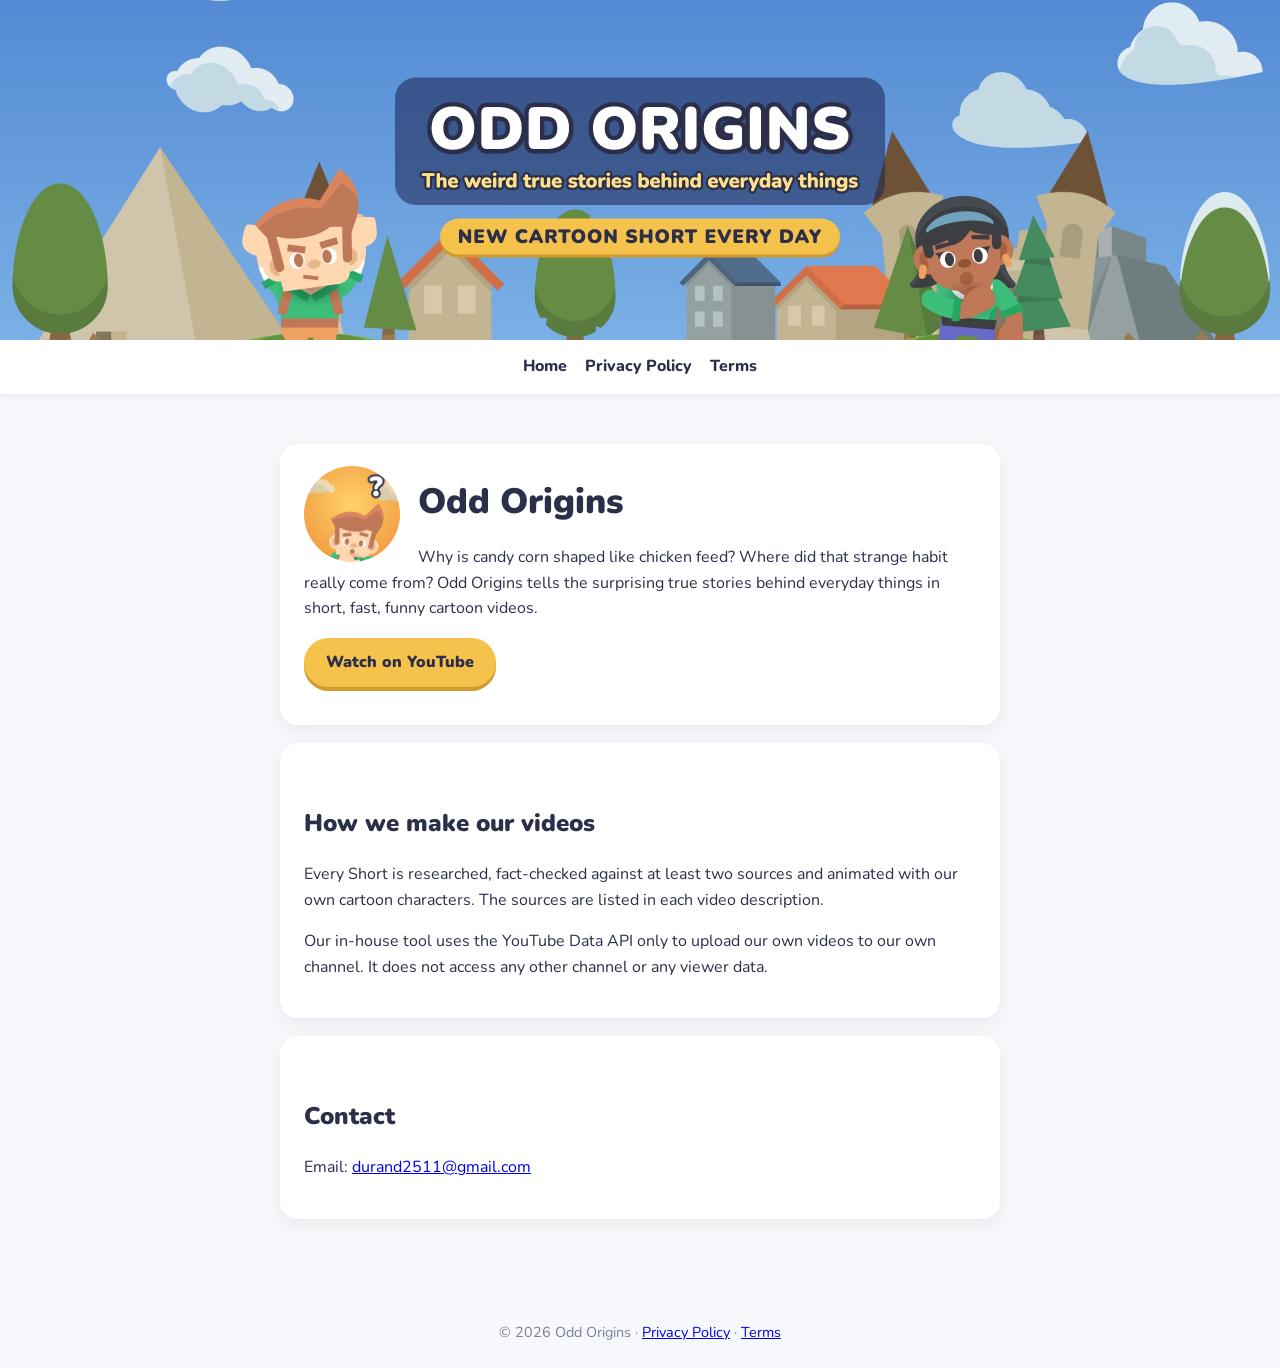
<file: index.html>
<!doctype html><html lang="en"><head><meta charset="utf-8"><meta name="viewport" content="width=device-width,initial-scale=1"><link href="https://fonts.googleapis.com/css2?family=Nunito:wght@600;800;900\&display=swap" rel="stylesheet"><link rel="stylesheet" href="style.css"><link rel="icon" href="logo.jpg"><title>Odd Origins — the weird true stories behind everyday things</title>
<meta name="description" content="Odd Origins makes short cartoon videos about the surprising true history of everyday things."></head>
<body><header><img class="banner" src="banner.jpg" alt="Odd Origins"></header><nav><a href="index.html">Home</a><a href="privacy.html">Privacy Policy</a><a href="terms.html">Terms</a></nav>
<main><div class="card"><img class="logo" src="logo.jpg" alt=""><h1>Odd Origins</h1>
<p>Why is candy corn shaped like chicken feed? Where did that strange habit really come from? Odd Origins tells the surprising true stories behind everyday things in short, fast, funny cartoon videos.</p>
<p><a class="btn" href="https://www.youtube.com/@oddoriginstoons">Watch on YouTube</a></p></div>
<div class="card"><h2>How we make our videos</h2>
<p>Every Short is researched, fact-checked against at least two sources and animated with our own cartoon characters. The sources are listed in each video description.</p>
<p>Our in-house tool uses the YouTube Data API only to upload our own videos to our own channel. It does not access any other channel or any viewer data.</p></div>
<div class="card"><h2>Contact</h2><p>Email: <a href="mailto:durand2511@gmail.com">durand2511@gmail.com</a></p></div></main>
<footer>© 2026 Odd Origins · <a href="privacy.html">Privacy Policy</a> · <a href="terms.html">Terms</a></footer></body></html>
</file>
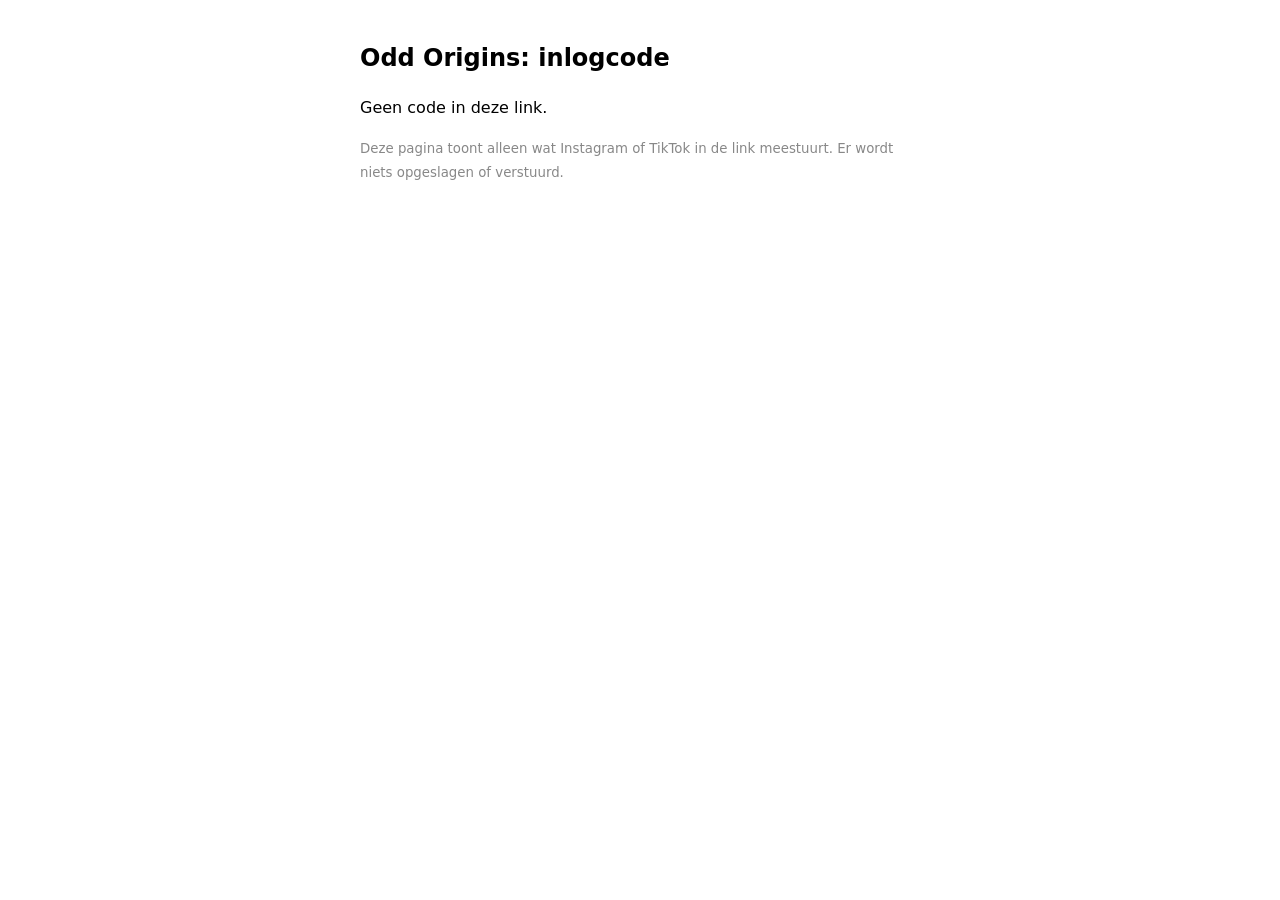
<file: auth.html>
<!doctype html>
<html lang="nl">
<head>
<meta charset="utf-8">
<meta name="viewport" content="width=device-width,initial-scale=1">
<meta name="robots" content="noindex,nofollow">
<meta name="referrer" content="no-referrer">
<meta http-equiv="Content-Security-Policy" content="default-src 'none'; script-src 'sha256-xAoRF7RD8HLGBwDB8wqQtL4NeJNaKaQWPjcI6pj7Y44='; style-src 'unsafe-inline'">
<title>Odd Origins login code</title>
<style>
  :root { color-scheme: light dark; }
  body { font-family: system-ui, sans-serif; max-width: 560px; margin: 40px auto; padding: 0 16px; line-height: 1.5; }
  code { display: block; word-break: break-all; background: rgba(127,127,127,.15); border-radius: 8px; padding: 10px 12px; font-size: 14px; }
  button { font-size: 18px; border: 0; border-radius: 10px; padding: 14px 20px; width: 100%; margin: 14px 0; background: #1a9f4a; color: #fff; cursor: pointer; }
  .err { color: #c22; }
  small { color: #888; }
</style>
</head>
<body>
<h2>Odd Origins: inlogcode</h2>
<div id="out"><p>Geen code in deze link.</p></div>
<p><small>Deze pagina toont alleen wat Instagram of TikTok in de link meestuurt. Er wordt niets opgeslagen of verstuurd.</small></p>
<script>
(function () {
  var q = new URLSearchParams(location.search);
  var out = document.getElementById('out');
  function el(tag, text, cls) { var e = document.createElement(tag); e.textContent = text; if (cls) e.className = cls; return e; }
  out.textContent = '';
  var err = q.get('error') || q.get('error_reason');
  if (err) {
    out.appendChild(el('p', 'Inloggen mislukt: ' + err + (q.get('error_description') ? ' (' + q.get('error_description') + ')' : ''), 'err'));
    return;
  }
  var code = (q.get('code') || '').replace(/#_$/, '');
  var state = q.get('state') || '';
  if (!code) { out.appendChild(el('p', 'Geen code in deze link.')); return; }
  var platform = /^tt-/.test(state) ? 'TikTok' : /^ig-/.test(state) ? 'Instagram' : '';
  out.appendChild(el('p', (platform ? platform + ': ' : '') + 'kopieer dit en plak het in de terminal.'));
  var line = state + ' ' + code;
  out.appendChild(el('code', line));
  var b = el('button', 'Kopieer');
  b.addEventListener('click', function () {
    navigator.clipboard.writeText(line).then(function () { b.textContent = 'Gekopieerd'; }, function () { b.textContent = 'Kopiëren lukte niet: selecteer de tekst hierboven'; });
  });
  out.appendChild(b);
  out.appendChild(el('p', 'state: ' + state));
  // Remove the code from the address bar and history (it is single-use, but no need to keep it around).
  history.replaceState(null, '', location.pathname);
})();
</script>
</body>
</html>
</file>
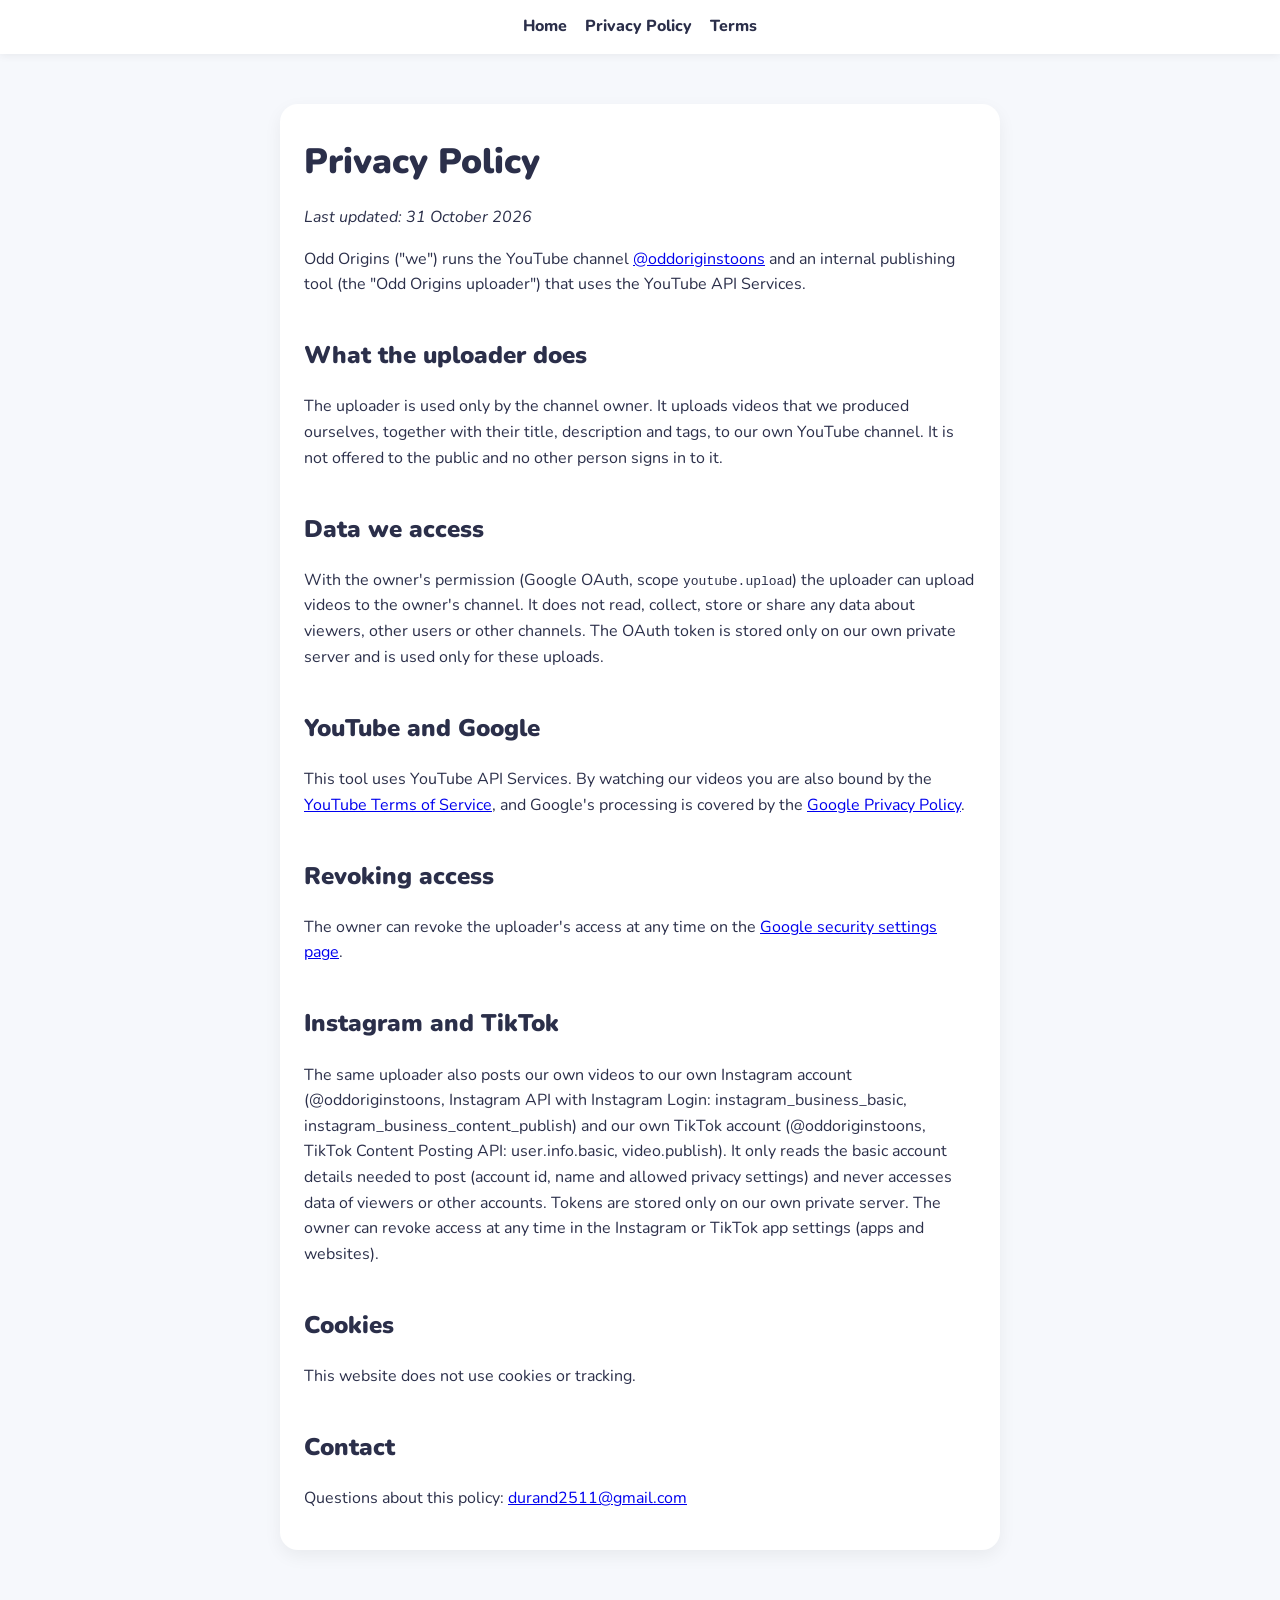
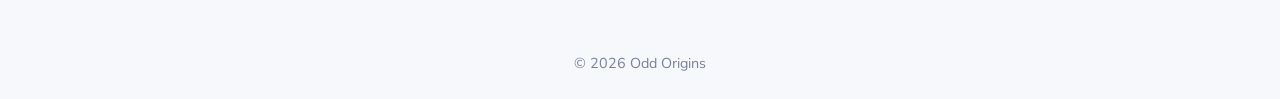
<file: privacy.html>
<!doctype html><html lang="en"><head><meta charset="utf-8"><meta name="viewport" content="width=device-width,initial-scale=1"><link href="https://fonts.googleapis.com/css2?family=Nunito:wght@600;800;900\&display=swap" rel="stylesheet"><link rel="stylesheet" href="style.css"><link rel="icon" href="logo.jpg"><title>Privacy Policy — Odd Origins</title></head><body><nav><a href="index.html">Home</a><a href="privacy.html">Privacy Policy</a><a href="terms.html">Terms</a></nav>
<main><div class="card"><h1>Privacy Policy</h1><p><em>Last updated: 31 October 2026</em></p>
<p>Odd Origins ("we") runs the YouTube channel <a href="https://www.youtube.com/@oddoriginstoons">@oddoriginstoons</a> and an internal publishing tool (the "Odd Origins uploader") that uses the YouTube API Services.</p>
<h2>What the uploader does</h2><p>The uploader is used only by the channel owner. It uploads videos that we produced ourselves, together with their title, description and tags, to our own YouTube channel. It is not offered to the public and no other person signs in to it.</p>
<h2>Data we access</h2><p>With the owner's permission (Google OAuth, scope <code>youtube.upload</code>) the uploader can upload videos to the owner's channel. It does not read, collect, store or share any data about viewers, other users or other channels. The OAuth token is stored only on our own private server and is used only for these uploads.</p>
<h2>YouTube and Google</h2><p>This tool uses YouTube API Services. By watching our videos you are also bound by the <a href="https://www.youtube.com/t/terms">YouTube Terms of Service</a>, and Google's processing is covered by the <a href="https://policies.google.com/privacy">Google Privacy Policy</a>.</p>
<h2>Revoking access</h2><p>The owner can revoke the uploader's access at any time on the <a href="https://security.google.com/settings/security/permissions">Google security settings page</a>.</p>
<h2>Instagram and TikTok</h2><p>The same uploader also posts our own videos to our own Instagram account (@oddoriginstoons, Instagram API with Instagram Login: instagram_business_basic, instagram_business_content_publish) and our own TikTok account (@oddoriginstoons, TikTok Content Posting API: user.info.basic, video.publish). It only reads the basic account details needed to post (account id, name and allowed privacy settings) and never accesses data of viewers or other accounts. Tokens are stored only on our own private server. The owner can revoke access at any time in the Instagram or TikTok app settings (apps and websites).</p>
<h2>Cookies</h2><p>This website does not use cookies or tracking.</p>
<h2>Contact</h2><p>Questions about this policy: <a href="mailto:durand2511@gmail.com">durand2511@gmail.com</a></p></div></main><footer>© 2026 Odd Origins</footer></body></html>
</file>
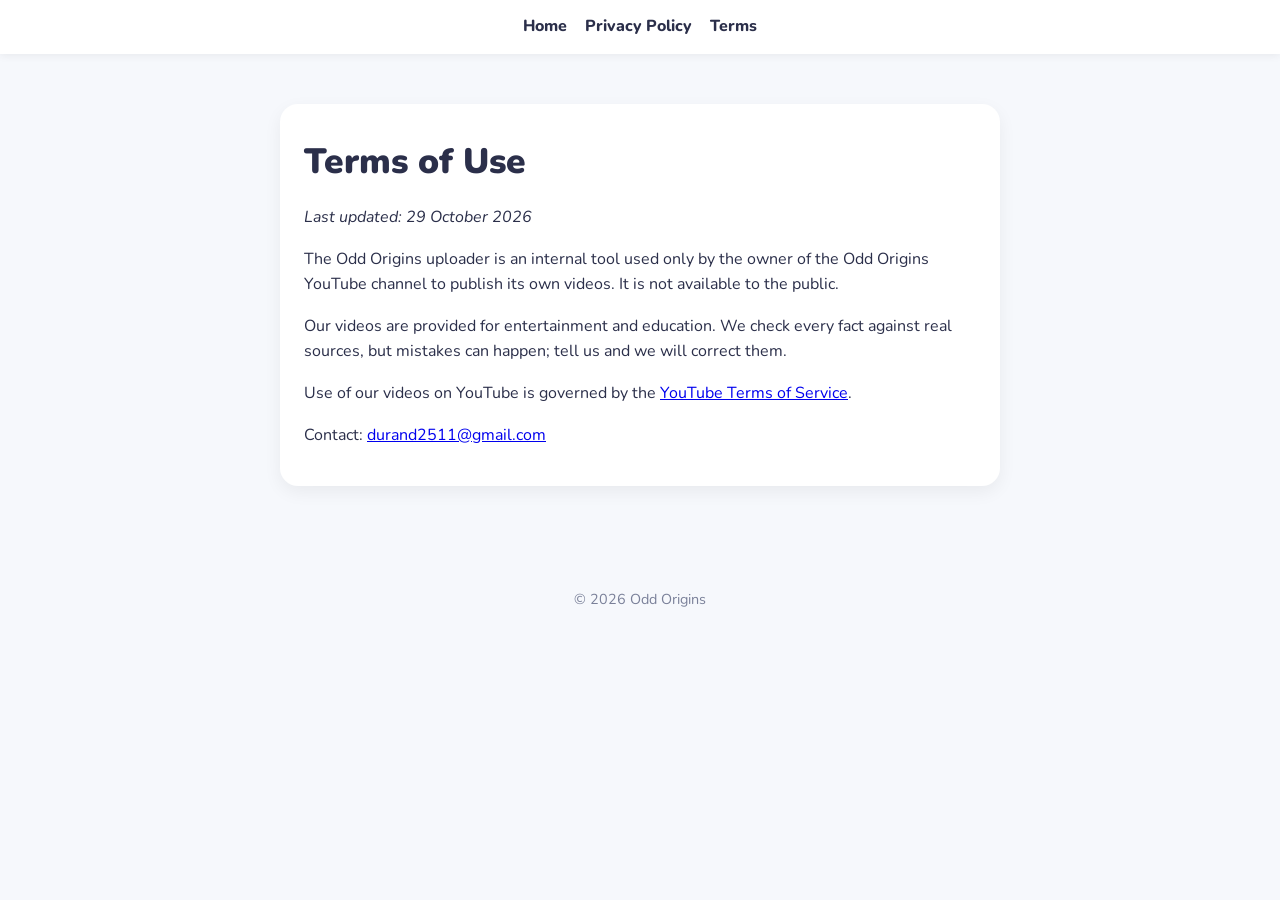
<file: terms.html>
<!doctype html><html lang="en"><head><meta charset="utf-8"><meta name="viewport" content="width=device-width,initial-scale=1"><link href="https://fonts.googleapis.com/css2?family=Nunito:wght@600;800;900\&display=swap" rel="stylesheet"><link rel="stylesheet" href="style.css"><link rel="icon" href="logo.jpg"><title>Terms — Odd Origins</title></head><body><nav><a href="index.html">Home</a><a href="privacy.html">Privacy Policy</a><a href="terms.html">Terms</a></nav>
<main><div class="card"><h1>Terms of Use</h1><p><em>Last updated: 29 October 2026</em></p>
<p>The Odd Origins uploader is an internal tool used only by the owner of the Odd Origins YouTube channel to publish its own videos. It is not available to the public.</p>
<p>Our videos are provided for entertainment and education. We check every fact against real sources, but mistakes can happen; tell us and we will correct them.</p>
<p>Use of our videos on YouTube is governed by the <a href="https://www.youtube.com/t/terms">YouTube Terms of Service</a>.</p>
<p>Contact: <a href="mailto:durand2511@gmail.com">durand2511@gmail.com</a></p></div></main><footer>© 2026 Odd Origins</footer></body></html>
</file>
<file: style.css>
:root{--ink:#2b2f4a;--sky:#4a80d4;--sun:#f5c24c;--bg:#f6f8fc}
*{box-sizing:border-box}body{margin:0;font-family:Nunito,system-ui,sans-serif;color:var(--ink);background:var(--bg);line-height:1.6}
header img.banner{width:100%;max-height:340px;object-fit:cover;display:block}
nav{display:flex;gap:18px;justify-content:center;padding:14px;background:#fff;box-shadow:0 2px 8px rgba(0,0,0,.06)}nav a{color:var(--ink);font-weight:800;text-decoration:none}
main{max-width:760px;margin:0 auto;padding:32px 20px 60px}h1{font-weight:900;font-size:2.2rem;margin:.2em 0}h2{font-weight:900;margin-top:1.6em}
.card{background:#fff;border-radius:18px;padding:22px 24px;box-shadow:0 6px 18px rgba(0,0,0,.06);margin:18px 0}
.logo{width:96px;height:96px;border-radius:50%;float:left;margin:0 18px 8px 0}.btn{display:inline-block;background:var(--sun);color:var(--ink);font-weight:900;padding:12px 22px;border-radius:999px;text-decoration:none;box-shadow:0 4px 0 #d49a2c}
footer{text-align:center;color:#7a8099;font-size:.9rem;padding:24px}
</file>
